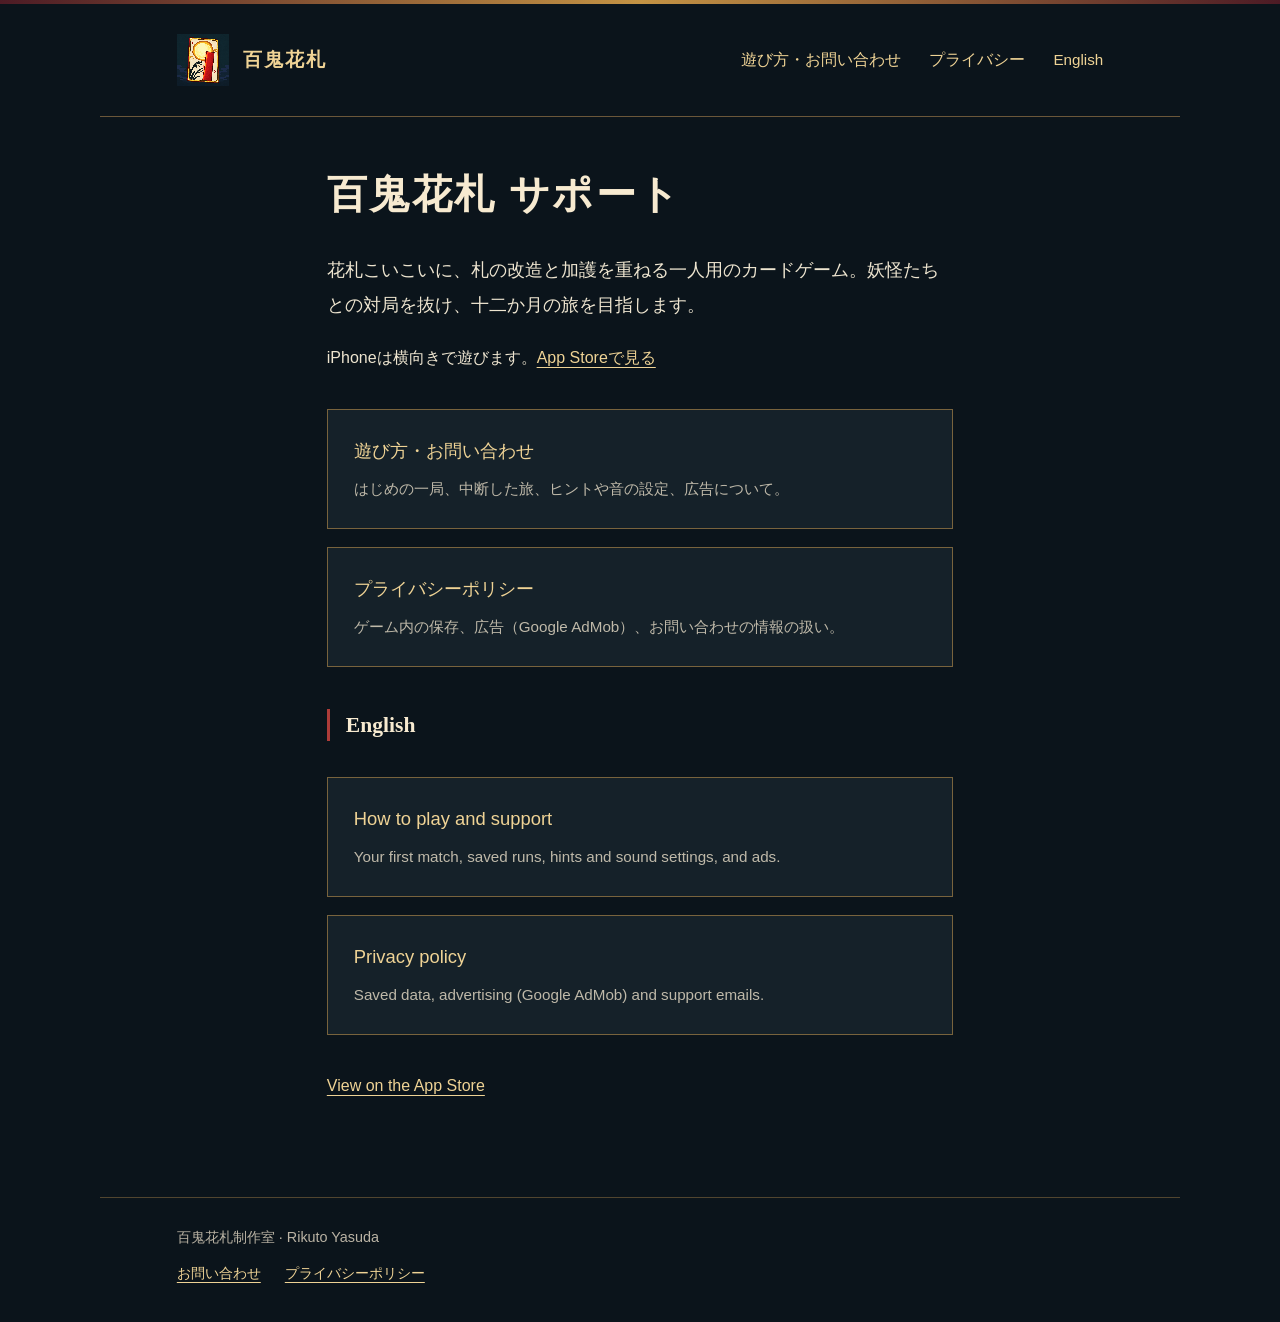
<file: index.html>
<!doctype html><html lang="ja"><head><meta charset="utf-8"><meta name="viewport" content="width=device-width,initial-scale=1"><title>百鬼花札 サポート</title><meta name="description" content="百鬼花札の遊び方、お問い合わせ、プライバシーポリシー。百鬼花札制作室。"><link rel="canonical" href="https://rikutoyasuda.github.io/hyakki-hanafuda-support/"><link rel="icon" href="icon.png"><link rel="stylesheet" href="style.css"></head><body><header><a class="brand" href="./"><img src="icon.png" width="52" height="52" alt="">百鬼花札</a><nav aria-label="案内"><a href="support.html">遊び方・お問い合わせ</a><a href="privacy.html">プライバシー</a><a class="lang" href="#english" lang="en">English</a></nav></header><main><h1>百鬼花札 サポート</h1>
<p class="intro">花札こいこいに、札の改造と加護を重ねる一人用のカードゲーム。妖怪たちとの対局を抜け、十二か月の旅を目指します。</p>
<p>iPhoneは横向きで遊びます。<a href="https://apps.apple.com/jp/app/id6812591509">App Storeで見る</a></p>
<div class="links"><a href="support.html">遊び方・お問い合わせ<span>はじめの一局、中断した旅、ヒントや音の設定、広告について。</span></a><a href="privacy.html">プライバシーポリシー<span>ゲーム内の保存、広告（Google AdMob）、お問い合わせの情報の扱い。</span></a></div>
<h2 id="english" lang="en">English</h2>
<div class="links" lang="en"><a href="support-en.html">How to play and support<span>Your first match, saved runs, hints and sound settings, and ads.</span></a><a href="privacy-en.html">Privacy policy<span>Saved data, advertising (Google AdMob) and support emails.</span></a></div>
<p lang="en"><a href="https://apps.apple.com/app/id6812591509">View on the App Store</a></p>
</main><footer>百鬼花札制作室 · Rikuto Yasuda<br><a href="support.html">お問い合わせ</a><a href="privacy.html">プライバシーポリシー</a></footer></body></html>
</file>
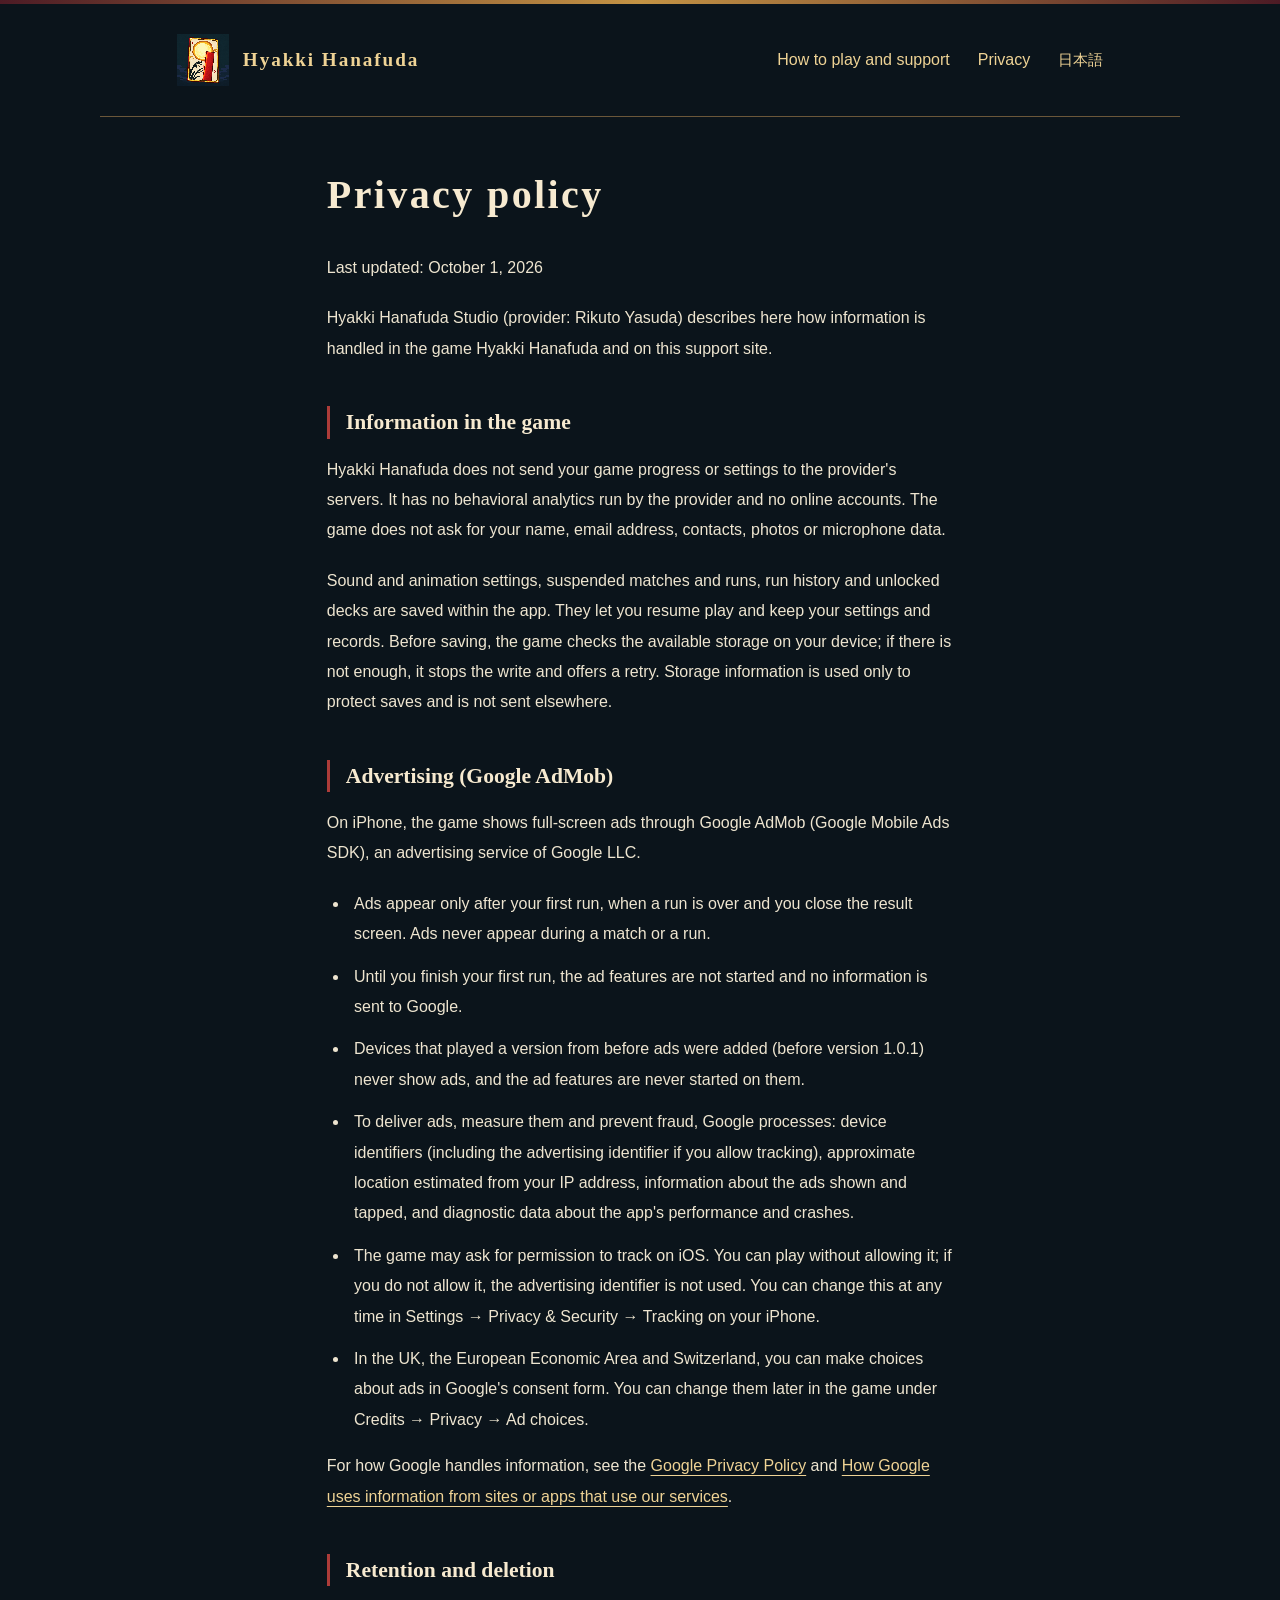
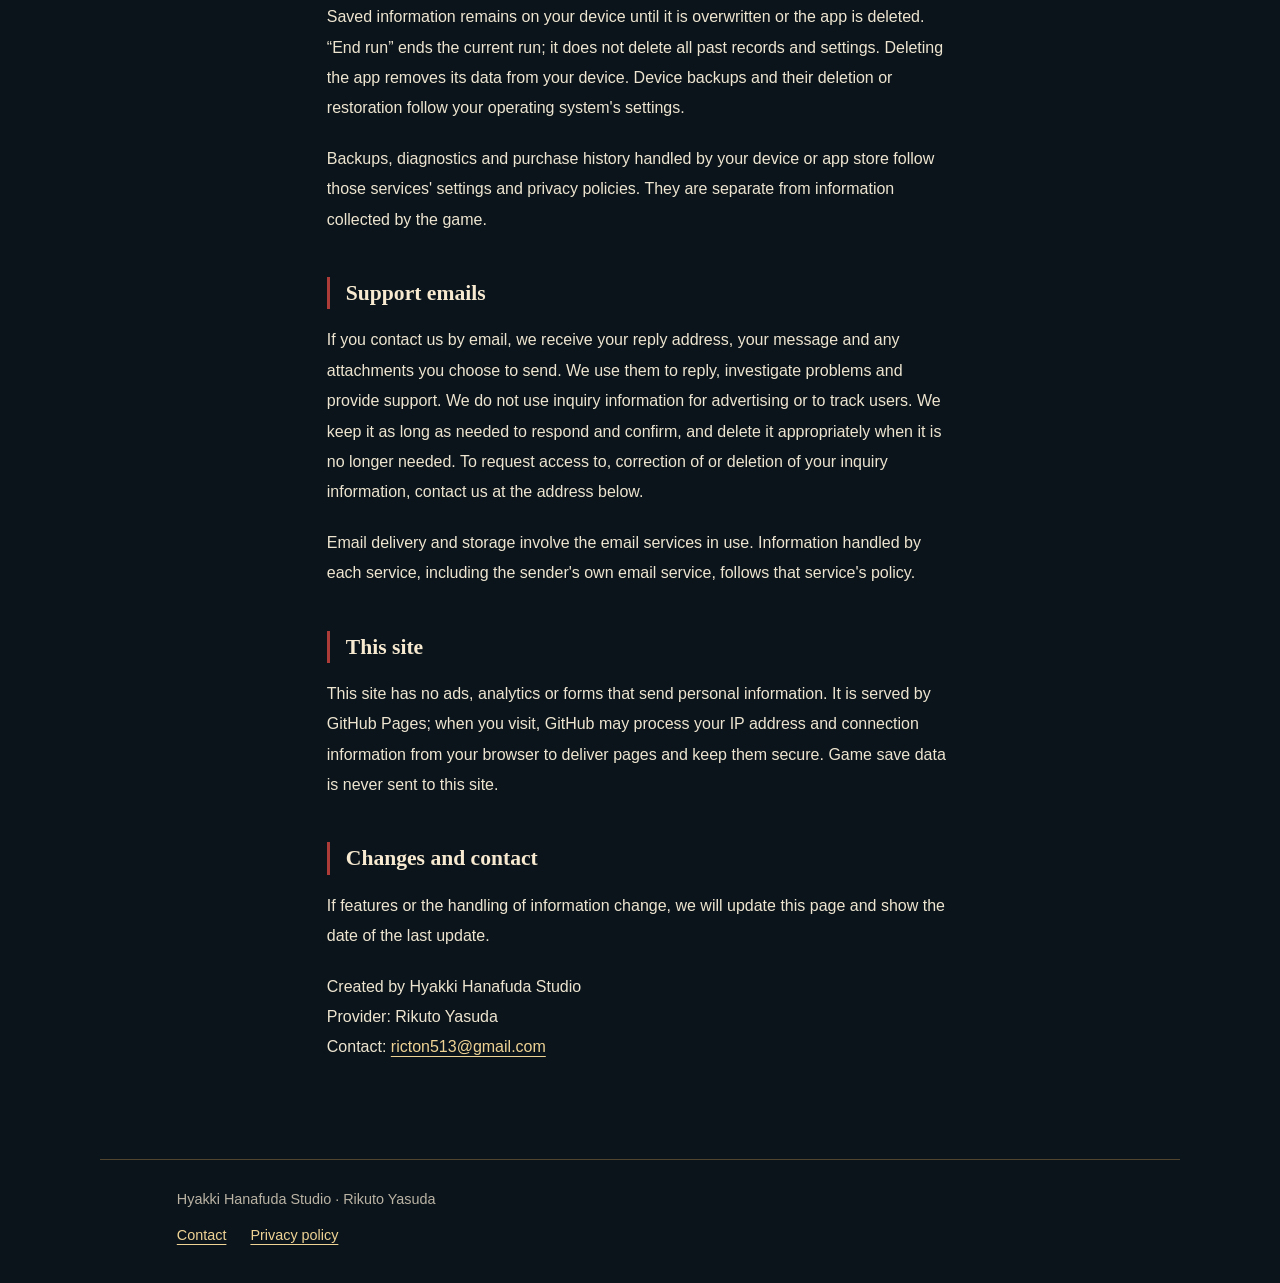
<file: privacy-en.html>
<!doctype html><html lang="en"><head><meta charset="utf-8"><meta name="viewport" content="width=device-width,initial-scale=1"><title>Privacy policy | Hyakki Hanafuda</title><meta name="description" content="Privacy policy of Hyakki Hanafuda: saved data, advertising (Google AdMob) and support emails."><link rel="canonical" href="https://rikutoyasuda.github.io/hyakki-hanafuda-support/privacy-en.html"><link rel="icon" href="icon.png"><link rel="stylesheet" href="style.css"></head><body><header><a class="brand" href="./"><img src="icon.png" width="52" height="52" alt="">Hyakki Hanafuda</a><nav aria-label="Pages"><a href="support-en.html">How to play and support</a><a href="privacy-en.html">Privacy</a><a class="lang" href="privacy.html" lang="ja">日本語</a></nav></header><main><h1>Privacy policy</h1>
<p>Last updated: October 1, 2026</p>
<p>Hyakki Hanafuda Studio (provider: Rikuto Yasuda) describes here how information is handled in the game Hyakki Hanafuda and on this support site.</p>
<h2>Information in the game</h2>
<p>Hyakki Hanafuda does not send your game progress or settings to the provider's servers. It has no behavioral analytics run by the provider and no online accounts. The game does not ask for your name, email address, contacts, photos or microphone data.</p>
<p>Sound and animation settings, suspended matches and runs, run history and unlocked decks are saved within the app. They let you resume play and keep your settings and records. Before saving, the game checks the available storage on your device; if there is not enough, it stops the write and offers a retry. Storage information is used only to protect saves and is not sent elsewhere.</p>
<h2>Advertising (Google AdMob)</h2>
<p>On iPhone, the game shows full-screen ads through Google AdMob (Google Mobile Ads SDK), an advertising service of Google LLC.</p>
<ul>
<li>Ads appear only after your first run, when a run is over and you close the result screen. Ads never appear during a match or a run.</li>
<li>Until you finish your first run, the ad features are not started and no information is sent to Google.</li>
<li>Devices that played a version from before ads were added (before version 1.0.1) never show ads, and the ad features are never started on them.</li>
<li>To deliver ads, measure them and prevent fraud, Google processes: device identifiers (including the advertising identifier if you allow tracking), approximate location estimated from your IP address, information about the ads shown and tapped, and diagnostic data about the app's performance and crashes.</li>
<li>The game may ask for permission to track on iOS. You can play without allowing it; if you do not allow it, the advertising identifier is not used. You can change this at any time in Settings → Privacy &amp; Security → Tracking on your iPhone.</li>
<li>In the UK, the European Economic Area and Switzerland, you can make choices about ads in Google's consent form. You can change them later in the game under Credits → Privacy → Ad choices.</li>
</ul>
<p>For how Google handles information, see the <a href="https://policies.google.com/privacy">Google Privacy Policy</a> and <a href="https://policies.google.com/technologies/partner-sites">How Google uses information from sites or apps that use our services</a>.</p>
<h2>Retention and deletion</h2>
<p>Saved information remains on your device until it is overwritten or the app is deleted. “End run” ends the current run; it does not delete all past records and settings. Deleting the app removes its data from your device. Device backups and their deletion or restoration follow your operating system's settings.</p>
<p>Backups, diagnostics and purchase history handled by your device or app store follow those services' settings and privacy policies. They are separate from information collected by the game.</p>
<h2>Support emails</h2>
<p>If you contact us by email, we receive your reply address, your message and any attachments you choose to send. We use them to reply, investigate problems and provide support. We do not use inquiry information for advertising or to track users. We keep it as long as needed to respond and confirm, and delete it appropriately when it is no longer needed. To request access to, correction of or deletion of your inquiry information, contact us at the address below.</p>
<p>Email delivery and storage involve the email services in use. Information handled by each service, including the sender's own email service, follows that service's policy.</p>
<h2>This site</h2>
<p>This site has no ads, analytics or forms that send personal information. It is served by GitHub Pages; when you visit, GitHub may process your IP address and connection information from your browser to deliver pages and keep them secure. Game save data is never sent to this site.</p>
<h2>Changes and contact</h2>
<p>If features or the handling of information change, we will update this page and show the date of the last update.</p>
<p>Created by Hyakki Hanafuda Studio<br>Provider: Rikuto Yasuda<br>Contact: <a href="mailto:ricton513@gmail.com">ricton513@gmail.com</a></p>
</main><footer>Hyakki Hanafuda Studio · Rikuto Yasuda<br><a href="support-en.html">Contact</a><a href="privacy-en.html">Privacy policy</a></footer></body></html>
</file>
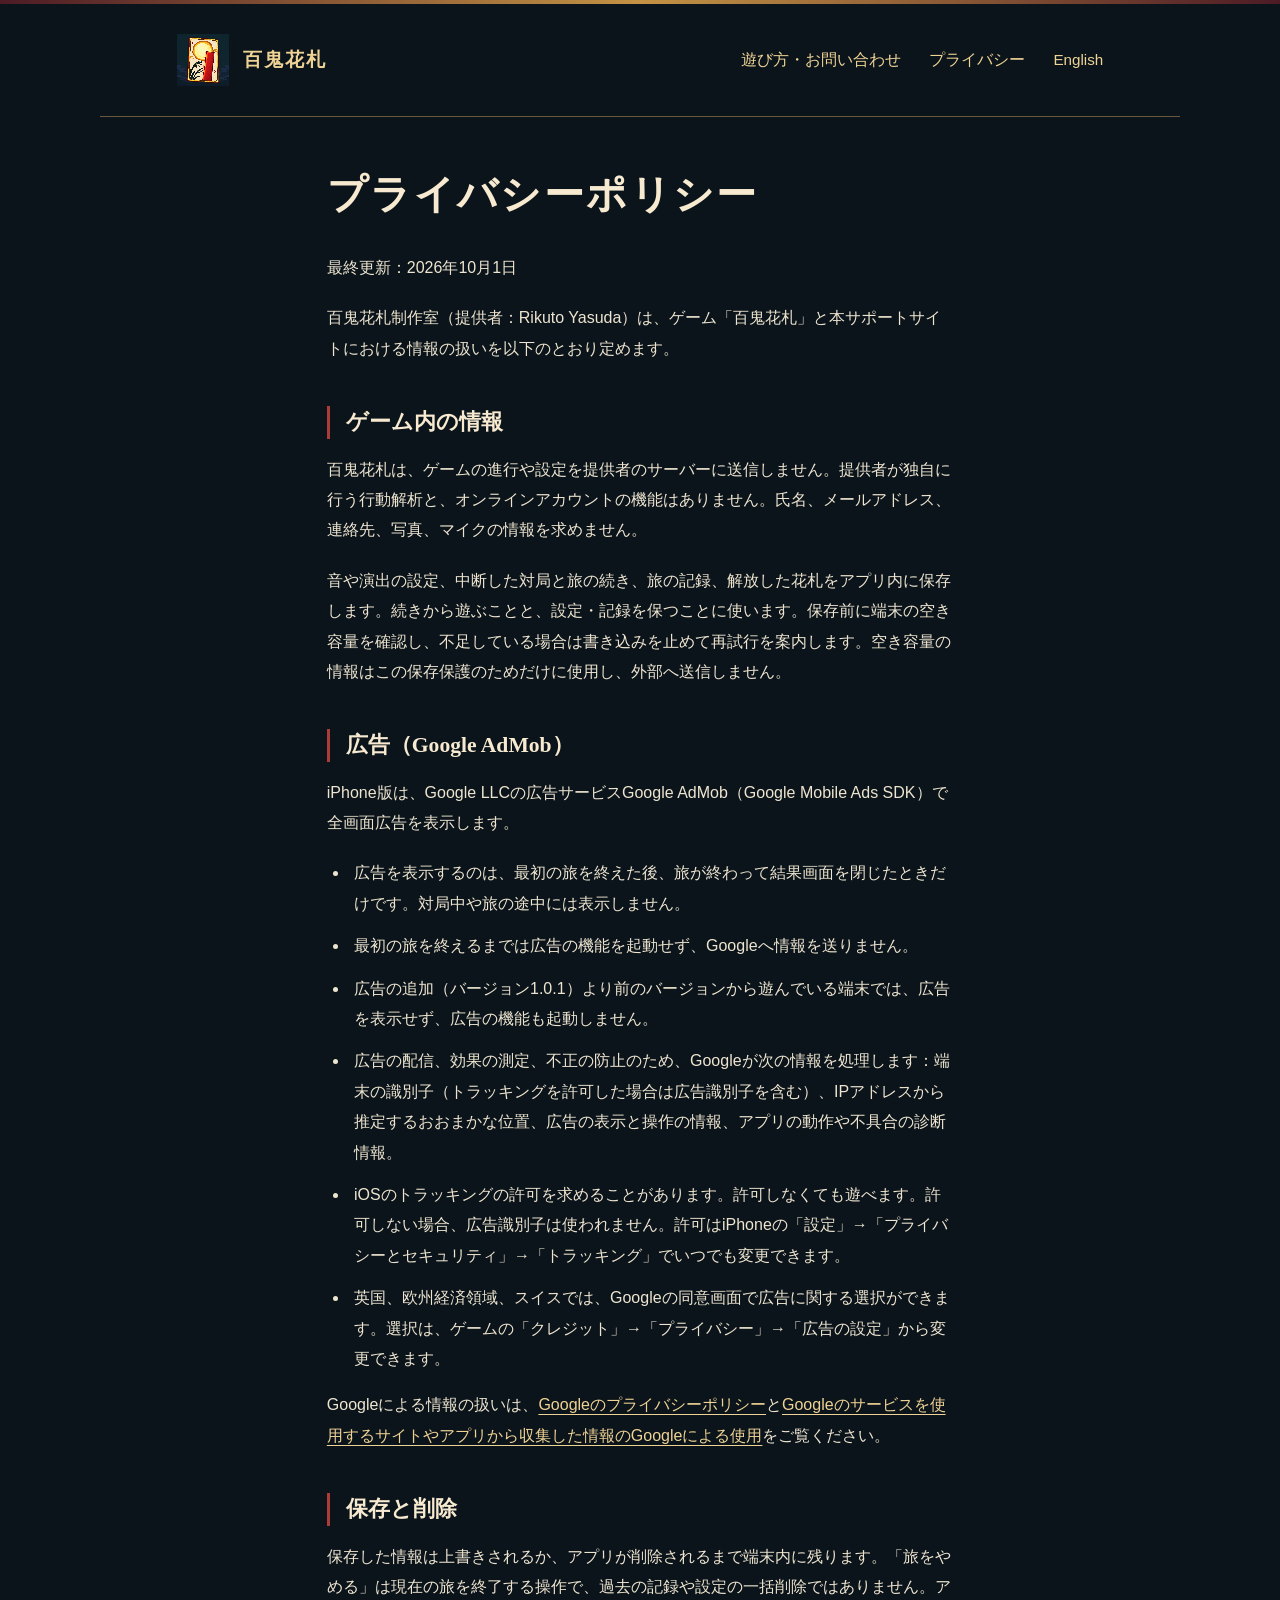
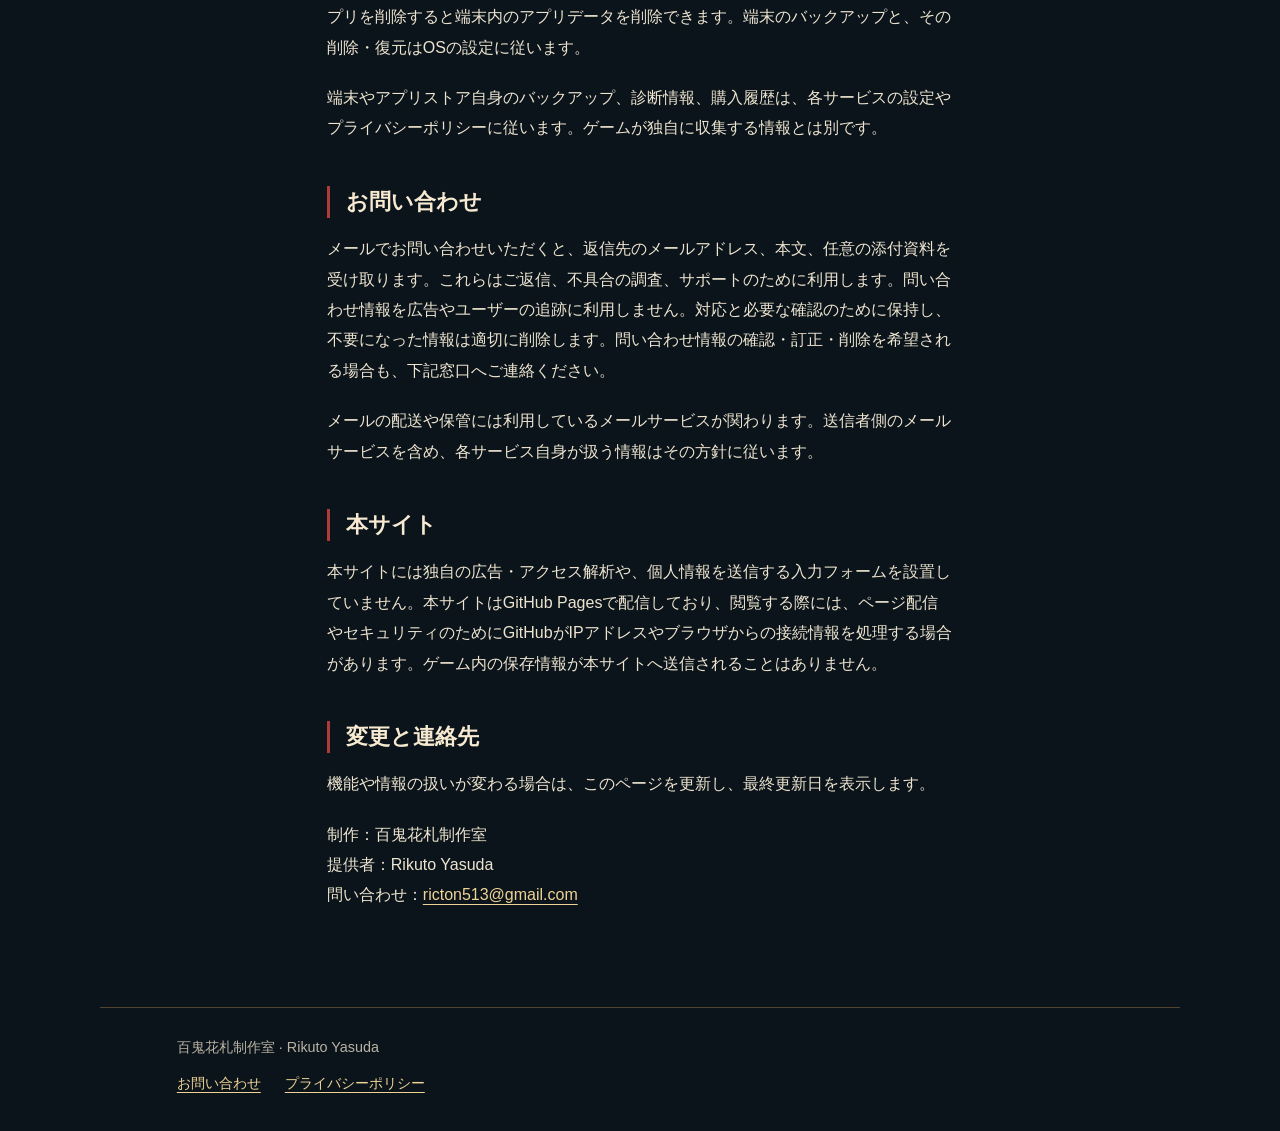
<file: privacy.html>
<!doctype html><html lang="ja"><head><meta charset="utf-8"><meta name="viewport" content="width=device-width,initial-scale=1"><title>プライバシーポリシー | 百鬼花札</title><meta name="description" content="百鬼花札のプライバシーポリシー。ゲーム内の保存、広告（Google AdMob）、お問い合わせの情報の扱い。"><link rel="canonical" href="https://rikutoyasuda.github.io/hyakki-hanafuda-support/privacy.html"><link rel="icon" href="icon.png"><link rel="stylesheet" href="style.css"></head><body><header><a class="brand" href="./"><img src="icon.png" width="52" height="52" alt="">百鬼花札</a><nav aria-label="案内"><a href="support.html">遊び方・お問い合わせ</a><a href="privacy.html">プライバシー</a><a class="lang" href="privacy-en.html" lang="en">English</a></nav></header><main><h1>プライバシーポリシー</h1>
<p>最終更新：2026年10月1日</p>
<p>百鬼花札制作室（提供者：Rikuto Yasuda）は、ゲーム「百鬼花札」と本サポートサイトにおける情報の扱いを以下のとおり定めます。</p>
<h2>ゲーム内の情報</h2>
<p>百鬼花札は、ゲームの進行や設定を提供者のサーバーに送信しません。提供者が独自に行う行動解析と、オンラインアカウントの機能はありません。氏名、メールアドレス、連絡先、写真、マイクの情報を求めません。</p>
<p>音や演出の設定、中断した対局と旅の続き、旅の記録、解放した花札をアプリ内に保存します。続きから遊ぶことと、設定・記録を保つことに使います。保存前に端末の空き容量を確認し、不足している場合は書き込みを止めて再試行を案内します。空き容量の情報はこの保存保護のためだけに使用し、外部へ送信しません。</p>
<h2>広告（Google AdMob）</h2>
<p>iPhone版は、Google LLCの広告サービスGoogle AdMob（Google Mobile Ads SDK）で全画面広告を表示します。</p>
<ul>
<li>広告を表示するのは、最初の旅を終えた後、旅が終わって結果画面を閉じたときだけです。対局中や旅の途中には表示しません。</li>
<li>最初の旅を終えるまでは広告の機能を起動せず、Googleへ情報を送りません。</li>
<li>広告の追加（バージョン1.0.1）より前のバージョンから遊んでいる端末では、広告を表示せず、広告の機能も起動しません。</li>
<li>広告の配信、効果の測定、不正の防止のため、Googleが次の情報を処理します：端末の識別子（トラッキングを許可した場合は広告識別子を含む）、IPアドレスから推定するおおまかな位置、広告の表示と操作の情報、アプリの動作や不具合の診断情報。</li>
<li>iOSのトラッキングの許可を求めることがあります。許可しなくても遊べます。許可しない場合、広告識別子は使われません。許可はiPhoneの「設定」→「プライバシーとセキュリティ」→「トラッキング」でいつでも変更できます。</li>
<li>英国、欧州経済領域、スイスでは、Googleの同意画面で広告に関する選択ができます。選択は、ゲームの「クレジット」→「プライバシー」→「広告の設定」から変更できます。</li>
</ul>
<p>Googleによる情報の扱いは、<a href="https://policies.google.com/privacy">Googleのプライバシーポリシー</a>と<a href="https://policies.google.com/technologies/partner-sites">Googleのサービスを使用するサイトやアプリから収集した情報のGoogleによる使用</a>をご覧ください。</p>
<h2>保存と削除</h2>
<p>保存した情報は上書きされるか、アプリが削除されるまで端末内に残ります。「旅をやめる」は現在の旅を終了する操作で、過去の記録や設定の一括削除ではありません。アプリを削除すると端末内のアプリデータを削除できます。端末のバックアップと、その削除・復元はOSの設定に従います。</p>
<p>端末やアプリストア自身のバックアップ、診断情報、購入履歴は、各サービスの設定やプライバシーポリシーに従います。ゲームが独自に収集する情報とは別です。</p>
<h2>お問い合わせ</h2>
<p>メールでお問い合わせいただくと、返信先のメールアドレス、本文、任意の添付資料を受け取ります。これらはご返信、不具合の調査、サポートのために利用します。問い合わせ情報を広告やユーザーの追跡に利用しません。対応と必要な確認のために保持し、不要になった情報は適切に削除します。問い合わせ情報の確認・訂正・削除を希望される場合も、下記窓口へご連絡ください。</p>
<p>メールの配送や保管には利用しているメールサービスが関わります。送信者側のメールサービスを含め、各サービス自身が扱う情報はその方針に従います。</p>
<h2>本サイト</h2>
<p>本サイトには独自の広告・アクセス解析や、個人情報を送信する入力フォームを設置していません。本サイトはGitHub Pagesで配信しており、閲覧する際には、ページ配信やセキュリティのためにGitHubがIPアドレスやブラウザからの接続情報を処理する場合があります。ゲーム内の保存情報が本サイトへ送信されることはありません。</p>
<h2>変更と連絡先</h2>
<p>機能や情報の扱いが変わる場合は、このページを更新し、最終更新日を表示します。</p>
<p>制作：百鬼花札制作室<br>提供者：Rikuto Yasuda<br>問い合わせ：<a href="mailto:ricton513@gmail.com">ricton513@gmail.com</a></p>
</main><footer>百鬼花札制作室 · Rikuto Yasuda<br><a href="support.html">お問い合わせ</a><a href="privacy.html">プライバシーポリシー</a></footer></body></html>
</file>
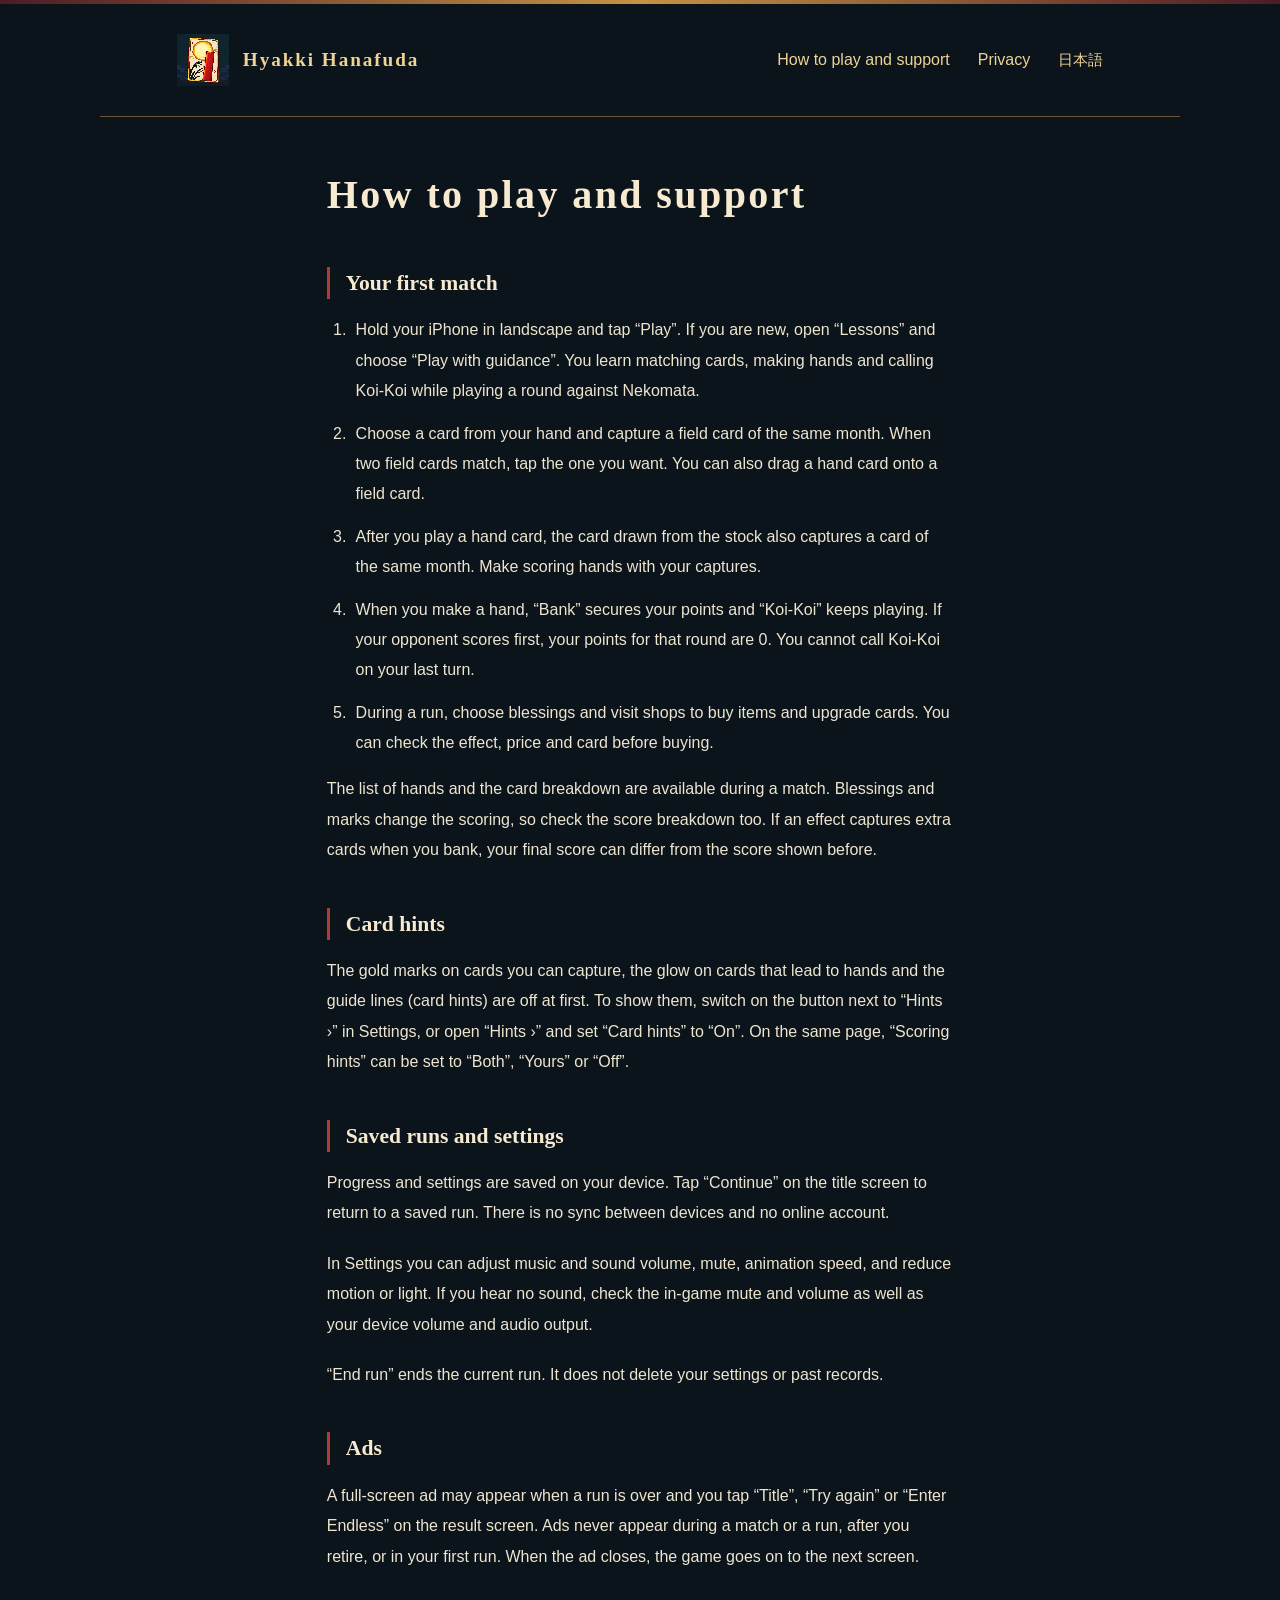
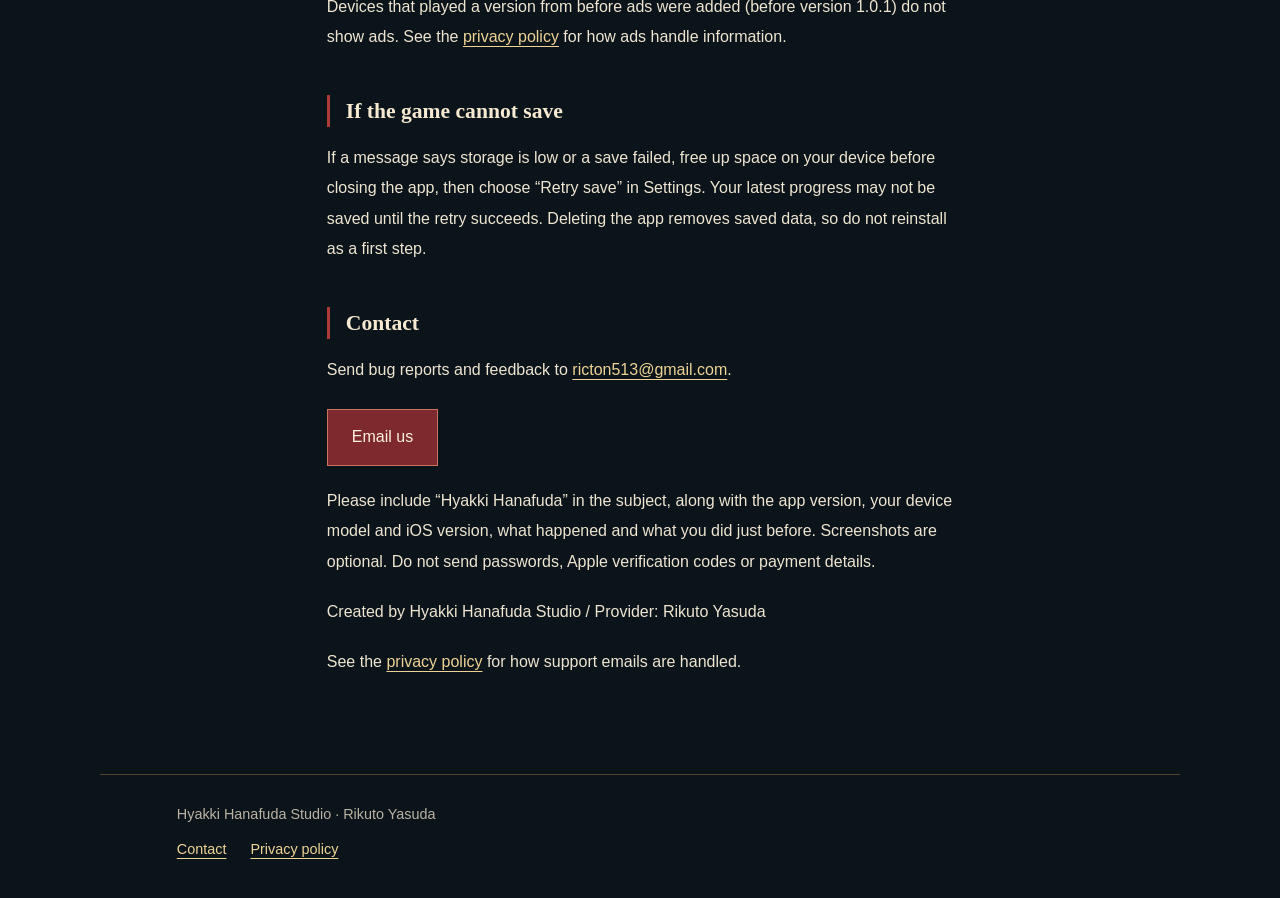
<file: support-en.html>
<!doctype html><html lang="en"><head><meta charset="utf-8"><meta name="viewport" content="width=device-width,initial-scale=1"><title>How to play and support | Hyakki Hanafuda</title><meta name="description" content="How to play Hyakki Hanafuda, saved runs and settings, ads, and contact."><link rel="canonical" href="https://rikutoyasuda.github.io/hyakki-hanafuda-support/support-en.html"><link rel="icon" href="icon.png"><link rel="stylesheet" href="style.css"></head><body><header><a class="brand" href="./"><img src="icon.png" width="52" height="52" alt="">Hyakki Hanafuda</a><nav aria-label="Pages"><a href="support-en.html">How to play and support</a><a href="privacy-en.html">Privacy</a><a class="lang" href="support.html" lang="ja">日本語</a></nav></header><main><h1>How to play and support</h1>
<h2>Your first match</h2>
<ol>
<li>Hold your iPhone in landscape and tap “Play”. If you are new, open “Lessons” and choose “Play with guidance”. You learn matching cards, making hands and calling Koi-Koi while playing a round against Nekomata.</li>
<li>Choose a card from your hand and capture a field card of the same month. When two field cards match, tap the one you want. You can also drag a hand card onto a field card.</li>
<li>After you play a hand card, the card drawn from the stock also captures a card of the same month. Make scoring hands with your captures.</li>
<li>When you make a hand, “Bank” secures your points and “Koi-Koi” keeps playing. If your opponent scores first, your points for that round are 0. You cannot call Koi-Koi on your last turn.</li>
<li>During a run, choose blessings and visit shops to buy items and upgrade cards. You can check the effect, price and card before buying.</li>
</ol>
<p>The list of hands and the card breakdown are available during a match. Blessings and marks change the scoring, so check the score breakdown too. If an effect captures extra cards when you bank, your final score can differ from the score shown before.</p>
<h2>Card hints</h2>
<p>The gold marks on cards you can capture, the glow on cards that lead to hands and the guide lines (card hints) are off at first. To show them, switch on the button next to “Hints ›” in Settings, or open “Hints ›” and set “Card hints” to “On”. On the same page, “Scoring hints” can be set to “Both”, “Yours” or “Off”.</p>
<h2>Saved runs and settings</h2>
<p>Progress and settings are saved on your device. Tap “Continue” on the title screen to return to a saved run. There is no sync between devices and no online account.</p>
<p>In Settings you can adjust music and sound volume, mute, animation speed, and reduce motion or light. If you hear no sound, check the in-game mute and volume as well as your device volume and audio output.</p>
<p>“End run” ends the current run. It does not delete your settings or past records.</p>
<h2>Ads</h2>
<p>A full-screen ad may appear when a run is over and you tap “Title”, “Try again” or “Enter Endless” on the result screen. Ads never appear during a match or a run, after you retire, or in your first run. When the ad closes, the game goes on to the next screen.</p>
<p>Devices that played a version from before ads were added (before version 1.0.1) do not show ads. See the <a href="privacy-en.html">privacy policy</a> for how ads handle information.</p>
<h2>If the game cannot save</h2>
<p>If a message says storage is low or a save failed, free up space on your device before closing the app, then choose “Retry save” in Settings. Your latest progress may not be saved until the retry succeeds. Deleting the app removes saved data, so do not reinstall as a first step.</p>
<h2>Contact</h2>
<p>Send bug reports and feedback to <a href="mailto:ricton513@gmail.com">ricton513@gmail.com</a>.</p>
<a class="contact" href="mailto:ricton513@gmail.com?subject=Hyakki%20Hanafuda">Email us</a>
<p>Please include “Hyakki Hanafuda” in the subject, along with the app version, your device model and iOS version, what happened and what you did just before. Screenshots are optional. Do not send passwords, Apple verification codes or payment details.</p>
<p>Created by Hyakki Hanafuda Studio / Provider: Rikuto Yasuda</p>
<p>See the <a href="privacy-en.html">privacy policy</a> for how support emails are handled.</p>
</main><footer>Hyakki Hanafuda Studio · Rikuto Yasuda<br><a href="support-en.html">Contact</a><a href="privacy-en.html">Privacy policy</a></footer></body></html>
</file>
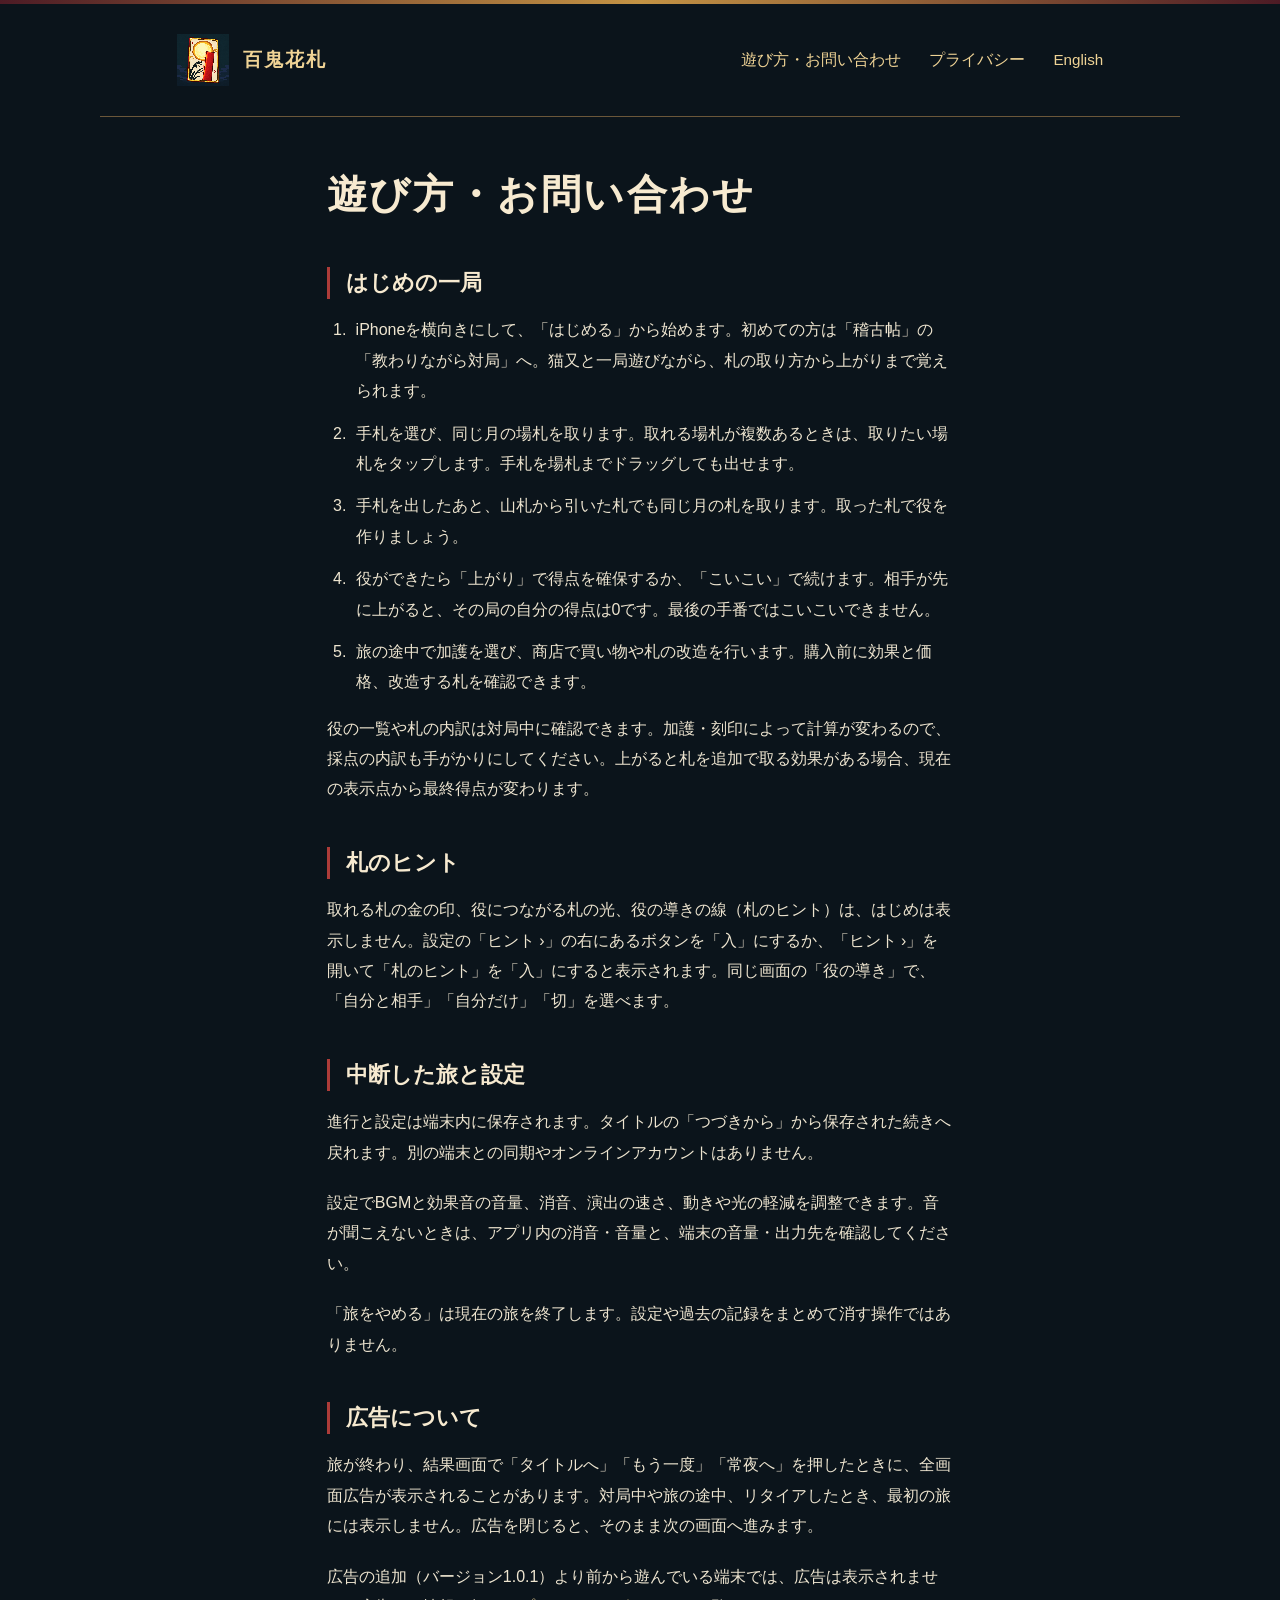
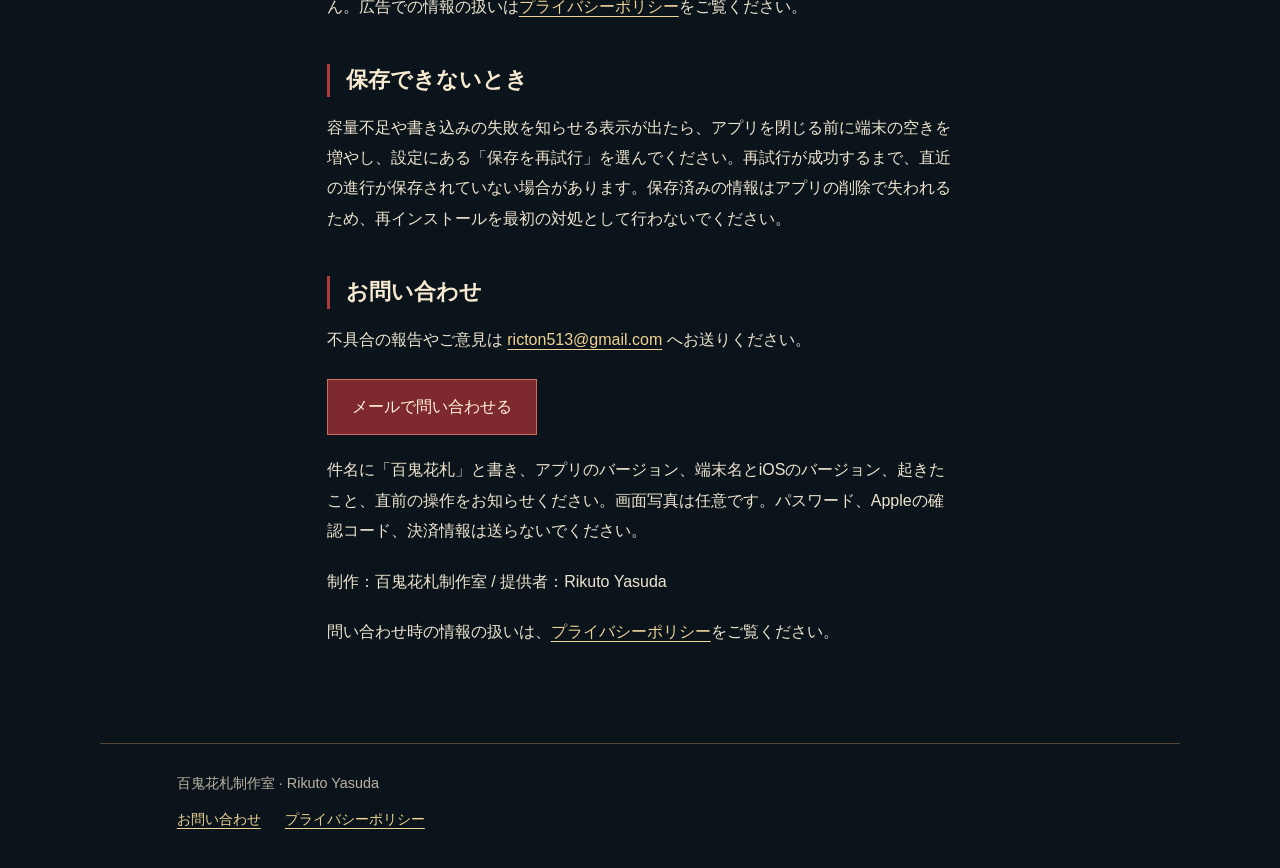
<file: support.html>
<!doctype html><html lang="ja"><head><meta charset="utf-8"><meta name="viewport" content="width=device-width,initial-scale=1"><title>遊び方・お問い合わせ | 百鬼花札</title><meta name="description" content="百鬼花札の遊び方、中断した旅と設定、広告について、お問い合わせ。"><link rel="canonical" href="https://rikutoyasuda.github.io/hyakki-hanafuda-support/support.html"><link rel="icon" href="icon.png"><link rel="stylesheet" href="style.css"></head><body><header><a class="brand" href="./"><img src="icon.png" width="52" height="52" alt="">百鬼花札</a><nav aria-label="案内"><a href="support.html">遊び方・お問い合わせ</a><a href="privacy.html">プライバシー</a><a class="lang" href="support-en.html" lang="en">English</a></nav></header><main><h1>遊び方・お問い合わせ</h1>
<h2>はじめの一局</h2>
<ol>
<li>iPhoneを横向きにして、「はじめる」から始めます。初めての方は「稽古帖」の「教わりながら対局」へ。猫又と一局遊びながら、札の取り方から上がりまで覚えられます。</li>
<li>手札を選び、同じ月の場札を取ります。取れる場札が複数あるときは、取りたい場札をタップします。手札を場札までドラッグしても出せます。</li>
<li>手札を出したあと、山札から引いた札でも同じ月の札を取ります。取った札で役を作りましょう。</li>
<li>役ができたら「上がり」で得点を確保するか、「こいこい」で続けます。相手が先に上がると、その局の自分の得点は0です。最後の手番ではこいこいできません。</li>
<li>旅の途中で加護を選び、商店で買い物や札の改造を行います。購入前に効果と価格、改造する札を確認できます。</li>
</ol>
<p>役の一覧や札の内訳は対局中に確認できます。加護・刻印によって計算が変わるので、採点の内訳も手がかりにしてください。上がると札を追加で取る効果がある場合、現在の表示点から最終得点が変わります。</p>
<h2>札のヒント</h2>
<p>取れる札の金の印、役につながる札の光、役の導きの線（札のヒント）は、はじめは表示しません。設定の「ヒント ›」の右にあるボタンを「入」にするか、「ヒント ›」を開いて「札のヒント」を「入」にすると表示されます。同じ画面の「役の導き」で、「自分と相手」「自分だけ」「切」を選べます。</p>
<h2>中断した旅と設定</h2>
<p>進行と設定は端末内に保存されます。タイトルの「つづきから」から保存された続きへ戻れます。別の端末との同期やオンラインアカウントはありません。</p>
<p>設定でBGMと効果音の音量、消音、演出の速さ、動きや光の軽減を調整できます。音が聞こえないときは、アプリ内の消音・音量と、端末の音量・出力先を確認してください。</p>
<p>「旅をやめる」は現在の旅を終了します。設定や過去の記録をまとめて消す操作ではありません。</p>
<h2>広告について</h2>
<p>旅が終わり、結果画面で「タイトルへ」「もう一度」「常夜へ」を押したときに、全画面広告が表示されることがあります。対局中や旅の途中、リタイアしたとき、最初の旅には表示しません。広告を閉じると、そのまま次の画面へ進みます。</p>
<p>広告の追加（バージョン1.0.1）より前から遊んでいる端末では、広告は表示されません。広告での情報の扱いは<a href="privacy.html">プライバシーポリシー</a>をご覧ください。</p>
<h2>保存できないとき</h2>
<p>容量不足や書き込みの失敗を知らせる表示が出たら、アプリを閉じる前に端末の空きを増やし、設定にある「保存を再試行」を選んでください。再試行が成功するまで、直近の進行が保存されていない場合があります。保存済みの情報はアプリの削除で失われるため、再インストールを最初の対処として行わないでください。</p>
<h2>お問い合わせ</h2>
<p>不具合の報告やご意見は <a href="mailto:ricton513@gmail.com">ricton513@gmail.com</a> へお送りください。</p>
<a class="contact" href="mailto:ricton513@gmail.com?subject=%E7%99%BE%E9%AC%BC%E8%8A%B1%E6%9C%AD">メールで問い合わせる</a>
<p>件名に「百鬼花札」と書き、アプリのバージョン、端末名とiOSのバージョン、起きたこと、直前の操作をお知らせください。画面写真は任意です。パスワード、Appleの確認コード、決済情報は送らないでください。</p>
<p>制作：百鬼花札制作室 / 提供者：Rikuto Yasuda</p>
<p>問い合わせ時の情報の扱いは、<a href="privacy.html">プライバシーポリシー</a>をご覧ください。</p>
</main><footer>百鬼花札制作室 · Rikuto Yasuda<br><a href="support.html">お問い合わせ</a><a href="privacy.html">プライバシーポリシー</a></footer></body></html>
</file>
<file: style.css>
*{box-sizing:border-box}html{color-scheme:dark;font-size:100%;background:#0b141b;color:#eee5d0}body{margin:0;font-family:-apple-system,BlinkMacSystemFont,"Hiragino Sans","Yu Gothic",sans-serif;line-height:1.9}a{color:#efd395;text-underline-offset:.25em}a:hover{color:#fff3d5}a:focus-visible{outline:3px solid #f0b254;outline-offset:5px}header{max-width:1080px;margin:auto;padding:30px 6%;display:flex;align-items:center;justify-content:space-between;gap:20px;border-bottom:1px solid #6b573a}header a{text-decoration:none;min-height:44px;display:inline-flex;align-items:center}header nav{display:flex;gap:28px;flex-wrap:wrap}.brand{gap:14px;font-family:"Hiragino Mincho ProN","Yu Mincho",serif;font-weight:700;font-size:1.2rem;letter-spacing:.1em}.brand img{width:52px;height:52px;image-rendering:pixelated}.lang{font-size:.95rem}ul{padding-left:1.4em}main{max-width:780px;padding:48px 6% 76px;margin:auto}h1,h2{font-family:"Hiragino Mincho ProN","Yu Mincho",serif;line-height:1.5;color:#f7ead0}h1{font-size:clamp(1.8rem,5vw,2.5rem);margin:0 0 28px;letter-spacing:.06em}h2{font-size:1.35rem;margin:42px 0 16px;border-left:3px solid #ad3c39;padding-left:16px}p{margin:0 0 20px}li{padding-left:.3em;margin-bottom:12px}ol{padding-left:1.5em}.intro{font-size:1.15rem;max-width:34em}.links{display:grid;gap:18px;margin:36px 0}.links a{display:block;padding:24px 26px;border:1px solid #78633d;background:#152129;text-decoration:none;font-size:1.15rem}.links span{display:block;color:#bfb9a9;font-size:.95rem;margin-top:6px}footer{padding:26px 6%;max-width:1080px;margin:auto;border-top:1px solid #51452f;font-size:.9rem;color:#bab3a4}footer a{margin-right:24px;display:inline-flex;align-items:center;min-height:44px}.contact{display:inline-flex;padding:12px 24px;margin:4px 0 20px;background:#7e292e;border:1px solid #cb7361;color:#fff3db;text-decoration:none;min-height:48px;align-items:center}strong{color:#fff1cd}body:before{content:"";display:block;height:4px;background:linear-gradient(90deg,#4d1b25,#c49344,#4d1b25)}@media(max-width:600px){header{align-items:flex-start;flex-direction:column;padding:22px 6%}header nav{gap:24px}main{padding-top:32px}.links a{padding:20px}h1{letter-spacing:.03em}}
</file>
